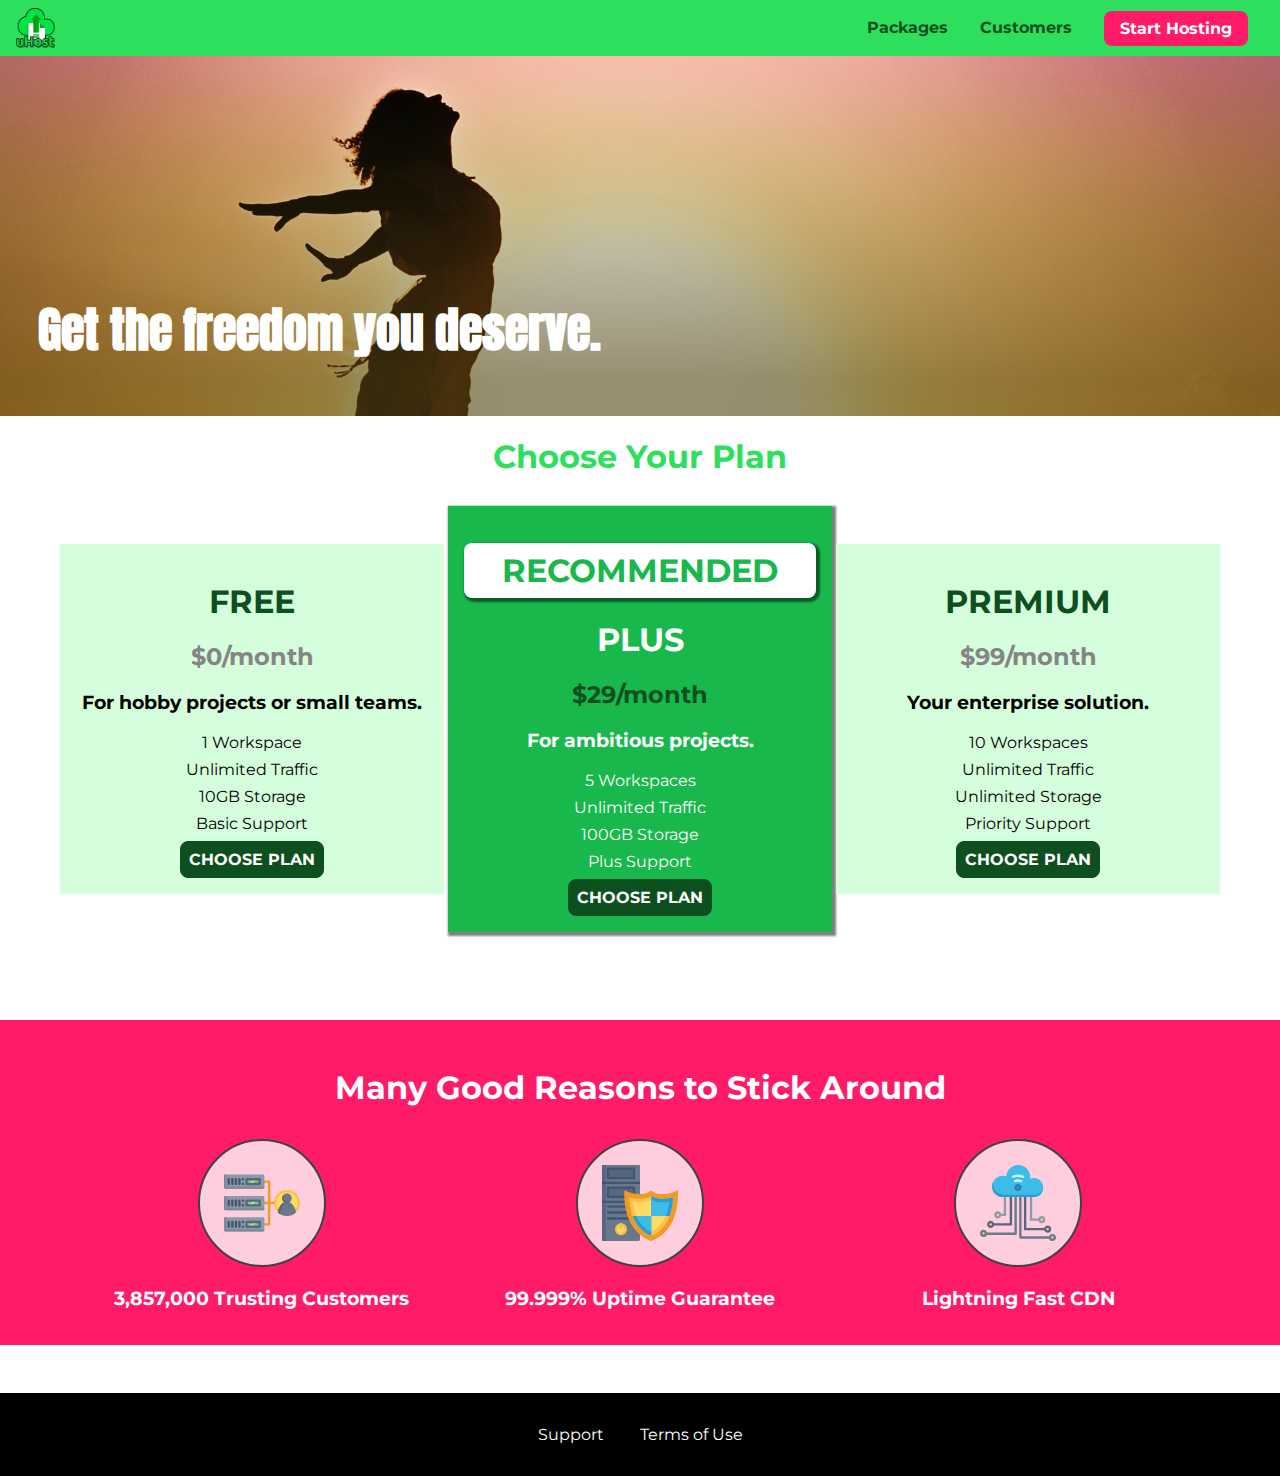
<file: index.html>
<!DOCTYPE html>
<html lang="en">
  <head>
    <meta charset="UTF-8" />
    <meta http-equiv="X-UA-Compatible" content="ie=edge" />
    <meta name="viewport" content="width=device-width,initial-scale=1.0" />
    <title>uHost</title>
    <link rel="shortcut icon" href="favicon.png" />

    <link rel="stylesheet" href="shared.css" />
    <link rel="stylesheet" href="main.css" />
  </head>

  <body>
    <div class="backdrop"></div>
    <div class="modal">
      <h1 class="modal__title">Do you want to continue?</h1>
      <div class="modal__actions">
        <a href="start-hosting/index.html" class="modal__action">Yes!</a>
        <button class="modal__action modal__action--negative" type="button">
          No!
        </button>
      </div>
    </div>
    <header class="main-header">
      <div>
        <button class="toggle-button">
          <span class="toggle-button__bar"></span>
          <span class="toggle-button__bar"></span>
          <span class="toggle-button__bar"></span>
        </button>
        <a href="index.html" class="main-header__brand">
          <img
            src="images/uhost-icon.png"
            alt="uHost - Your favorite hosting company"
          />
        </a>
      </div>
      <nav class="main-nav">
        <ul class="main-nav__items">
          <li class="main-nav__item">
            <a href="packages/index.html">Packages</a>
          </li>
          <li class="main-nav__item">
            <a href="customers/index.html">Customers</a>
          </li>
          <li class="main-nav__item main-nav__item--cta">
            <a href="start-hosting/index.html">Start Hosting</a>
          </li>
        </ul>
      </nav>
    </header>
    <nav class="mobile-nav">
      <ul class="mobile-nav__items">
        <li class="mobile-nav__item">
          <a href="packages/index.html">Packages</a>
        </li>
        <li class="mobile-nav__item">
          <a href="customers/index.html">Customers</a>
        </li>
        <li class="mobile-nav__item mobile-nav__item--cta">
          <a href="start-hosting/index.html">Start Hosting</a>
        </li>
      </ul>
    </nav>
    <main>
      <section id="product-overview">
        <h1>Get the freedom you deserve.</h1>
      </section>
      <section id="plans">
        <h1 class="section-title">Choose Your Plan</h1>
        <div class="plan__list">
          <article class="plan">
            <h1 class="plan__title">FREE</h1>
            <h2 class="plan__price">$0/month</h2>
            <h3>For hobby projects or small teams.</h3>
            <ul class="plan__features">
              <li class="plan__feature">1 Workspace</li>
              <li class="plan__feature">Unlimited Traffic</li>
              <li class="plan__feature">10GB Storage</li>
              <li class="plan__feature">Basic Support</li>
            </ul>
            <div>
              <button class="button">CHOOSE PLAN</button>
            </div>
          </article>
          <article class="plan plan--highlighted">
            <h1 class="plan__annotation">RECOMMENDED</h1>
            <h1 class="plan__title">PLUS</h1>
            <h2 class="plan__price">$29/month</h2>
            <h3>For ambitious projects.</h3>
            <ul class="plan__features">
              <li class="plan__feature">5 Workspaces</li>
              <li class="plan__feature">Unlimited Traffic</li>
              <li class="plan__feature">100GB Storage</li>
              <li class="plan__feature">Plus Support</li>
            </ul>
            <div>
              <button class="button">CHOOSE PLAN</button>
            </div>
          </article>
          <article class="plan">
            <h1 class="plan__title">PREMIUM</h1>
            <h2 class="plan__price">$99/month</h2>
            <h3>Your enterprise solution.</h3>
            <ul class="plan__features">
              <li class="plan__feature">10 Workspaces</li>
              <li class="plan__feature">Unlimited Traffic</li>
              <li class="plan__feature">Unlimited Storage</li>
              <li class="plan__feature">Priority Support</li>
            </ul>
            <div>
              <button class="button">CHOOSE PLAN</button>
            </div>
          </article>
        </div>
      </section>
      <section id="key-features">
        <h1 class="section-title">Many Good Reasons to Stick Around</h1>
        <ul class="key-feature__list">
          <li class="key-feature">
            <div class="key-feature__image">
              <svg viewBox="0 0 512 512">
                <path
                  style="fill:#F09B24;"
                  d="M344,248h-32V112c0-4.418-3.582-8-8-8h-40c-4.418,0-8,3.582-8,8s3.582,8,8,8h32v128h-32  c-4.418,0-8,3.582-8,8s3.582,8,8,8h32v128h-32c-4.418,0-8,3.582-8,8s3.582,8,8,8h40c4.418,0,8-3.582,8-8V264h32c4.418,0,8-3.582,8-8  S348.418,248,344,248z"
                />
                <path
                  style="fill:#8E9AA9;"
                  d="M264,64H8c-4.418,0-8,3.582-8,8v80c0,4.418,3.582,8,8,8h256c4.418,0,8-3.582,8-8V72  C272,67.582,268.418,64,264,64z"
                />
                <path
                  style="fill:#7C899B;"
                  d="M24,144c-4.418,0-8-3.582-8-8V64H8c-4.418,0-8,3.582-8,8v80c0,4.418,3.582,8,8,8h256  c4.418,0,8-3.582,8-8v-8H24z"
                />
                <rect
                  x="152"
                  y="96"
                  style="fill:#B8E3A8;"
                  width="88"
                  height="32"
                />
                <g>
                  <polygon
                    style="fill:#7EC97D;"
                    points="152,96 152,128 166,128 198,96  "
                  />
                  <polygon
                    style="fill:#7EC97D;"
                    points="220,96 188,128 240,128 240,96  "
                  />
                </g>
                <path
                  style="fill:#56677E;"
                  d="M240,136h-88c-4.418,0-8-3.582-8-8V96c0-4.418,3.582-8,8-8h88c4.418,0,8,3.582,8,8v32  C248,132.418,244.418,136,240,136z M160,120h72v-16h-72V120z"
                />
                <g>
                  <path
                    style="fill:#435670;"
                    d="M32,136c-4.418,0-8-3.582-8-8V96c0-4.418,3.582-8,8-8s8,3.582,8,8v32C40,132.418,36.418,136,32,136z   "
                  />
                  <path
                    style="fill:#435670;"
                    d="M56,136c-4.418,0-8-3.582-8-8V96c0-4.418,3.582-8,8-8s8,3.582,8,8v32C64,132.418,60.418,136,56,136z   "
                  />
                  <path
                    style="fill:#435670;"
                    d="M80,136c-4.418,0-8-3.582-8-8V96c0-4.418,3.582-8,8-8s8,3.582,8,8v32C88,132.418,84.418,136,80,136z   "
                  />
                  <path
                    style="fill:#435670;"
                    d="M104,136c-4.418,0-8-3.582-8-8V96c0-4.418,3.582-8,8-8s8,3.582,8,8v32   C112,132.418,108.418,136,104,136z"
                  />
                  <path
                    style="fill:#435670;"
                    d="M128,105c-4.418,0-8-3.582-8-8v-1c0-4.418,3.582-8,8-8s8,3.582,8,8v1   C136,101.418,132.418,105,128,105z"
                  />
                  <path
                    style="fill:#435670;"
                    d="M128,136c-4.418,0-8-3.582-8-8v-1c0-4.418,3.582-8,8-8s8,3.582,8,8v1   C136,132.418,132.418,136,128,136z"
                  />
                </g>
                <path
                  style="fill:#8E9AA9;"
                  d="M264,208H8c-4.418,0-8,3.582-8,8v80c0,4.418,3.582,8,8,8h256c4.418,0,8-3.582,8-8v-80  C272,211.582,268.418,208,264,208z"
                />
                <path
                  style="fill:#7C899B;"
                  d="M24,288c-4.418,0-8-3.582-8-8v-72H8c-4.418,0-8,3.582-8,8v80c0,4.418,3.582,8,8,8h256  c4.418,0,8-3.582,8-8v-8H24z"
                />
                <rect
                  x="152"
                  y="240"
                  style="fill:#B8E3A8;"
                  width="88"
                  height="32"
                />
                <g>
                  <polygon
                    style="fill:#7EC97D;"
                    points="152,240 152,272 166,272 198,240  "
                  />
                  <polygon
                    style="fill:#7EC97D;"
                    points="220,240 188,272 240,272 240,240  "
                  />
                </g>
                <path
                  style="fill:#56677E;"
                  d="M240,280h-88c-4.418,0-8-3.582-8-8v-32c0-4.418,3.582-8,8-8h88c4.418,0,8,3.582,8,8v32  C248,276.418,244.418,280,240,280z M160,264h72v-16h-72V264z"
                />
                <g>
                  <path
                    style="fill:#435670;"
                    d="M32,280c-4.418,0-8-3.582-8-8v-32c0-4.418,3.582-8,8-8s8,3.582,8,8v32C40,276.418,36.418,280,32,280   z"
                  />
                  <path
                    style="fill:#435670;"
                    d="M56,280c-4.418,0-8-3.582-8-8v-32c0-4.418,3.582-8,8-8s8,3.582,8,8v32C64,276.418,60.418,280,56,280   z"
                  />
                  <path
                    style="fill:#435670;"
                    d="M80,280c-4.418,0-8-3.582-8-8v-32c0-4.418,3.582-8,8-8s8,3.582,8,8v32C88,276.418,84.418,280,80,280   z"
                  />
                  <path
                    style="fill:#435670;"
                    d="M104,280c-4.418,0-8-3.582-8-8v-32c0-4.418,3.582-8,8-8s8,3.582,8,8v32   C112,276.418,108.418,280,104,280z"
                  />
                  <path
                    style="fill:#435670;"
                    d="M128,249c-4.418,0-8-3.582-8-8v-1c0-4.418,3.582-8,8-8s8,3.582,8,8v1   C136,245.418,132.418,249,128,249z"
                  />
                  <path
                    style="fill:#435670;"
                    d="M128,280c-4.418,0-8-3.582-8-8v-1c0-4.418,3.582-8,8-8s8,3.582,8,8v1   C136,276.418,132.418,280,128,280z"
                  />
                </g>
                <path
                  style="fill:#8E9AA9;"
                  d="M264,352H8c-4.418,0-8,3.582-8,8v80c0,4.418,3.582,8,8,8h256c4.418,0,8-3.582,8-8v-80  C272,355.582,268.418,352,264,352z"
                />
                <path
                  style="fill:#7C899B;"
                  d="M24,432c-4.418,0-8-3.582-8-8v-72H8c-4.418,0-8,3.582-8,8v80c0,4.418,3.582,8,8,8h256  c4.418,0,8-3.582,8-8v-8H24z"
                />
                <rect
                  x="152"
                  y="384"
                  style="fill:#B8E3A8;"
                  width="88"
                  height="32"
                />
                <g>
                  <polygon
                    style="fill:#7EC97D;"
                    points="152,384 152,416 166,416 198,384  "
                  />
                  <polygon
                    style="fill:#7EC97D;"
                    points="220,384 188,416 240,416 240,384  "
                  />
                </g>
                <path
                  style="fill:#56677E;"
                  d="M240,424h-88c-4.418,0-8-3.582-8-8v-32c0-4.418,3.582-8,8-8h88c4.418,0,8,3.582,8,8v32  C248,420.418,244.418,424,240,424z M160,408h72v-16h-72V408z"
                />
                <g>
                  <path
                    style="fill:#435670;"
                    d="M32,424c-4.418,0-8-3.582-8-8v-32c0-4.418,3.582-8,8-8s8,3.582,8,8v32C40,420.418,36.418,424,32,424   z"
                  />
                  <path
                    style="fill:#435670;"
                    d="M56,424c-4.418,0-8-3.582-8-8v-32c0-4.418,3.582-8,8-8s8,3.582,8,8v32C64,420.418,60.418,424,56,424   z"
                  />
                  <path
                    style="fill:#435670;"
                    d="M80,424c-4.418,0-8-3.582-8-8v-32c0-4.418,3.582-8,8-8s8,3.582,8,8v32C88,420.418,84.418,424,80,424   z"
                  />
                  <path
                    style="fill:#435670;"
                    d="M104,424c-4.418,0-8-3.582-8-8v-32c0-4.418,3.582-8,8-8s8,3.582,8,8v32   C112,420.418,108.418,424,104,424z"
                  />
                  <path
                    style="fill:#435670;"
                    d="M128,393c-4.418,0-8-3.582-8-8v-1c0-4.418,3.582-8,8-8s8,3.582,8,8v1   C136,389.418,132.418,393,128,393z"
                  />
                  <path
                    style="fill:#435670;"
                    d="M128,424c-4.418,0-8-3.582-8-8v-1c0-4.418,3.582-8,8-8s8,3.582,8,8v1   C136,420.418,132.418,424,128,424z"
                  />
                </g>
                <path
                  style="fill:#F7C14D;"
                  d="M424,168c-48.523,0-88,39.477-88,88s39.477,88,88,88s88-39.477,88-88S472.523,168,424,168z"
                />
                <path
                  style="fill:#FFDB66;"
                  d="M424,184c-39.701,0-72,32.299-72,72s32.299,72,72,72s72-32.299,72-72S463.701,184,424,184z"
                />
                <path
                  style="fill:#69788D;"
                  d="M484.893,314.16C476.393,274.588,451.922,248,424,248s-52.393,26.588-60.893,66.16  c-0.605,2.82,0.354,5.749,2.511,7.664C381.731,336.124,402.465,344,424,344s42.269-7.876,58.381-22.176  C484.539,319.909,485.498,316.98,484.893,314.16z"
                />
                <path
                  style="fill:#56677E;"
                  d="M434.053,249.171C430.768,248.403,427.411,248,424,248c-27.922,0-52.393,26.588-60.893,66.16  c-0.605,2.82,0.354,5.749,2.511,7.664c3.383,3.002,6.979,5.703,10.734,8.125C384.904,286.243,407.373,255.378,434.053,249.171z"
                />
                <path
                  style="fill:#69788D;"
                  d="M424,192c-17.645,0-32,14.355-32,32s14.355,32,32,32s32-14.355,32-32S441.645,192,424,192z"
                />
                <path
                  style="fill:#56677E;"
                  d="M432,248c-17.645,0-32-14.355-32-32c0-6.783,2.128-13.076,5.742-18.258  C397.444,203.53,392,213.138,392,224c0,17.645,14.355,32,32,32c10.862,0,20.471-5.444,26.258-13.742  C445.076,245.872,438.783,248,432,248z"
                />
              </svg>
            </div>
            <p class="key-feature__description">3,857,000 Trusting Customers</p>
          </li>
          <li class="key-feature">
            <div class="key-feature__image">
              <svg viewBox="0 0 512 512">
                <path
                  style="fill:#69788D;"
                  d="M248,0H8C3.582,0,0,3.582,0,8v496c0,4.418,3.582,8,8,8h240c4.418,0,8-3.582,8-8V8  C256,3.582,252.418,0,248,0z"
                />
                <path
                  style="fill:#56677E;"
                  d="M24,504V8c0-4.418,3.582-8,8-8H8C3.582,0,0,3.582,0,8v496c0,4.418,3.582,8,8,8h24  C27.582,512,24,508.418,24,504z"
                />
                <g>
                  <rect
                    x="0"
                    y="112"
                    style="fill:#435670;"
                    width="256"
                    height="16"
                  />
                  <rect
                    x="0"
                    y="240"
                    style="fill:#435670;"
                    width="256"
                    height="16"
                  />
                </g>
                <path
                  style="fill:#F7C14D;"
                  d="M128,392c-22.056,0-40,17.944-40,40s17.944,40,40,40s40-17.944,40-40S150.056,392,128,392z"
                />
                <path
                  style="fill:#FFDB66;"
                  d="M128,408c-13.233,0-24,10.767-24,24s10.767,24,24,24s24-10.767,24-24S141.233,408,128,408z"
                />
                <path
                  style="fill:#F7C14D;"
                  d="M128,392c-2.739,0-5.414,0.278-8,0.805V424c0,4.418,3.582,8,8,8c4.418,0,8-3.582,8-8v-31.195  C133.414,392.278,130.739,392,128,392z"
                />
                <g>
                  <path
                    style="fill:#435670;"
                    d="M216,288H40c-4.418,0-8-3.582-8-8s3.582-8,8-8h176c4.418,0,8,3.582,8,8S220.418,288,216,288z"
                  />
                  <path
                    style="fill:#435670;"
                    d="M216,328H40c-4.418,0-8-3.582-8-8s3.582-8,8-8h176c4.418,0,8,3.582,8,8S220.418,328,216,328z"
                  />
                  <path
                    style="fill:#435670;"
                    d="M216,368H40c-4.418,0-8-3.582-8-8s3.582-8,8-8h176c4.418,0,8,3.582,8,8S220.418,368,216,368z"
                  />
                  <path
                    style="fill:#435670;"
                    d="M216,16H40c-4.418,0-8,3.582-8,8v64c0,4.418,3.582,8,8,8h176c4.418,0,8-3.582,8-8V24   C224,19.582,220.418,16,216,16z"
                  />
                </g>
                <rect
                  x="48"
                  y="32"
                  style="fill:#56677E;"
                  width="160"
                  height="48"
                />
                <path
                  style="fill:#435670;"
                  d="M216,144H40c-4.418,0-8,3.582-8,8v64c0,4.418,3.582,8,8,8h176c4.418,0,8-3.582,8-8v-64  C224,147.582,220.418,144,216,144z"
                />
                <rect
                  x="48"
                  y="160"
                  style="fill:#56677E;"
                  width="160"
                  height="48"
                />
                <path
                  style="fill:#F09B24;"
                  d="M511.747,180.237c-0.194-6.537-8.107-10.107-13.135-5.894c-5.6,4.693-42.904,21.282-98.514,21.282  c-33.45,0-64.625-20.999-64.929-21.206c-2.9-1.991-6.764-1.85-9.512,0.346c-2.677,2.135-27.201,20.86-63.793,20.86  c-55.607,0-92.914-16.589-98.515-21.282c-5.028-4.211-12.941-0.645-13.135,5.894c-1.634,54.834,4.655,105.941,18.693,151.903  c12.096,39.604,29.759,74.047,52.497,102.373c27.538,34.304,62.743,59.882,104.66,76.045c3.069,1.918,6.757,1.921,9.83,0  c41.917-16.163,77.122-41.741,104.66-76.045c22.738-28.326,40.401-62.77,52.497-102.373  C507.092,286.179,513.381,235.071,511.747,180.237z"
                />
                <path
                  style="fill:#F7C14D;"
                  d="M476.21,221.226c-1.953-1.631-4.568-2.235-7.036-1.628c-21.686,5.327-44.926,8.028-69.075,8.028  c-25.926,0-49.633-8.975-64.955-16.504c-2.307-1.134-5.016-1.091-7.284,0.116c-14.059,7.477-36.919,16.388-65.994,16.388  c-24.153,0-47.394-2.701-69.075-8.028c-5.155-1.268-10.221,2.966-9.894,8.261c2.077,33.693,7.668,65.635,16.616,94.935  c22.774,74.565,66.139,126.334,128.888,153.868c2.032,0.891,4.397,0.891,6.43,0c61.777-27.107,104.716-78.876,127.62-153.868  c8.948-29.3,14.539-61.241,16.616-94.935C479.224,225.319,478.163,222.856,476.21,221.226z"
                />
                <path
                  style="fill:#FFDB66;"
                  d="M331.609,451.727c-52.604-25.289-89.304-70.987-109.144-135.944  c-6.532-21.39-11.162-44.336-13.82-68.447c17.133,2.852,34.952,4.291,53.22,4.291c29.394,0,53.376-7.793,69.978-15.561  c17.44,7.736,41.656,15.561,68.256,15.561c18.267,0,36.085-1.439,53.219-4.291c-2.659,24.112-7.288,47.06-13.82,68.448  C419.545,381.108,383.27,426.805,331.609,451.727z"
                />
                <g>
                  <path
                    style="fill:#2C9DD4;"
                    d="M479.066,227.858c0.157-2.539-0.903-5.002-2.856-6.633s-4.568-2.235-7.036-1.628   c-21.686,5.327-44.926,8.028-69.075,8.028c-25.926,0-49.633-8.975-64.955-16.504c-1.057-0.52-2.2-0.78-3.345-0.806l-0.072,133.351   h123.601c2.556-6.746,4.933-13.702,7.123-20.874C471.398,293.493,476.989,261.552,479.066,227.858z"
                  />
                  <path
                    style="fill:#2C9DD4;"
                    d="M206.658,343.667c24.153,63.42,65.028,108.108,121.743,132.995c1.031,0.452,2.147,0.673,3.263,0.666   l0.063-133.661H206.658z"
                  />
                </g>
                <g>
                  <path
                    style="fill:#3CBDE8;"
                    d="M439.497,315.783c6.532-21.389,11.161-44.336,13.82-68.448c-17.134,2.852-34.952,4.291-53.219,4.291   c-26.6,0-50.815-7.824-68.256-15.561l-0.116,107.601h97.758C433.179,334.807,436.524,325.518,439.497,315.783z"
                  />
                  <path
                    style="fill:#3CBDE8;"
                    d="M232.523,343.667c21.144,50.298,54.363,86.56,99.087,108.06l0.117-108.06H232.523z"
                  />
                </g>
              </svg>
            </div>
            <p class="key-feature__description">99.999% Uptime Guarantee</p>
          </li>
          <li class="key-feature">
            <div class="key-feature__image">
              <svg viewBox="0 0 512 512">
                <path
                  style="fill:#8E9AA9;"
                  d="M168,200c-4.418,0-8,3.582-8,8v120h-17.376c-3.302-9.311-12.194-16-22.624-16  c-13.234,0-24,10.767-24,24s10.766,24,24,24c10.429,0,19.321-6.689,22.624-16H168c4.418,0,8-3.582,8-8V208  C176,203.582,172.418,200,168,200z"
                />
                <path
                  style="fill:#FFDB66;"
                  d="M120,328c-4.411,0-8,3.589-8,8s3.589,8,8,8s8-3.589,8-8S124.411,328,120,328z"
                />
                <path
                  style="fill:#56677E;"
                  d="M208,200c-4.418,0-8,3.582-8,8v184H94.624C91.322,382.689,82.43,376,72,376  c-13.234,0-24,10.767-24,24s10.766,24,24,24c10.429,0,19.321-6.689,22.624-16H208c4.418,0,8-3.582,8-8V208  C216,203.582,212.418,200,208,200z"
                />
                <path
                  style="fill:#FFDB66;"
                  d="M72,392c-4.411,0-8,3.589-8,8s3.589,8,8,8s8-3.589,8-8S76.411,392,72,392z"
                />
                <path
                  style="fill:#69788D;"
                  d="M240,208c-4.418,0-8,3.582-8,8v239H47.24c-2.671-10.34-12.078-18-23.24-18c-13.234,0-24,10.767-24,24  s10.766,24,24,24c9.666,0,18.009-5.747,21.809-14H240c4.418,0,8-3.582,8-8V216C248,211.582,244.418,208,240,208z"
                />
                <path
                  style="fill:#FFDB66;"
                  d="M24,453c-4.411,0-8,3.589-8,8s3.589,8,8,8s8-3.589,8-8S28.411,453,24,453z"
                />
                <path
                  style="fill:#69788D;"
                  d="M488,464c-10.429,0-19.321,6.689-22.624,16H280V208c0-4.418-3.582-8-8-8s-8,3.582-8,8v280  c0,4.418,3.582,8,8,8h193.376c3.302,9.311,12.194,16,22.624,16c13.234,0,24-10.767,24-24S501.234,464,488,464z"
                />
                <path
                  style="fill:#FFDB66;"
                  d="M488,480c-4.411,0-8,3.589-8,8s3.589,8,8,8s8-3.589,8-8S492.411,480,488,480z"
                />
                <path
                  style="fill:#56677E;"
                  d="M456,408c-10.429,0-19.321,6.689-22.624,16H312V208c0-4.418-3.582-8-8-8s-8,3.582-8,8v224  c0,4.418,3.582,8,8,8h129.376c3.302,9.311,12.194,16,22.624,16c13.234,0,24-10.767,24-24S469.234,408,456,408z"
                />
                <path
                  style="fill:#FFDB66;"
                  d="M456,424c-4.411,0-8,3.589-8,8s3.589,8,8,8s8-3.589,8-8S460.411,424,456,424z"
                />
                <path
                  style="fill:#8E9AA9;"
                  d="M416,344c-10.429,0-19.321,6.689-22.624,16H352V208c0-4.418-3.582-8-8-8s-8,3.582-8,8v160  c0,4.418,3.582,8,8,8h49.376c3.302,9.311,12.194,16,22.624,16c13.234,0,24-10.767,24-24S429.234,344,416,344z"
                />
                <path
                  style="fill:#FFDB66;"
                  d="M416,360c-4.411,0-8,3.589-8,8s3.589,8,8,8s8-3.589,8-8S420.411,360,416,360z"
                />
                <path
                  style="fill:#3CBDE8;"
                  d="M362,88c-8.741,0-17.231,1.751-25.06,5.085C337.646,88.797,338,84.43,338,80  c0-44.112-35.888-80-80-80c-42.823,0-77.895,33.816-79.909,76.149C170.393,73.415,162.244,72,154,72c-39.701,0-72,32.299-72,72  s32.299,72,72,72h208c35.29,0,64-28.71,64-64S397.29,88,362,88z"
                />
                <path
                  style="fill:#2C9DD4;"
                  d="M368,200H160c-39.701,0-72-32.299-72-72c0-5.863,0.721-11.559,2.05-17.019  C84.918,120.88,82,132.102,82,144c0,39.701,32.299,72,72,72h208c30.389,0,55.88-21.296,62.379-49.743  C413.565,186.327,392.352,200,368,200z"
                />
                <path
                  style="fill:#2A7DB5;"
                  d="M256,128c-13.234,0-24,10.767-24,24s10.766,24,24,24c13.233,0,24-10.767,24-24S269.233,128,256,128z"
                />
                <path
                  style="fill:#2C9DD4;"
                  d="M256,144c-4.411,0-8,3.589-8,8s3.589,8,8,8c4.411,0,8-3.589,8-8S260.411,144,256,144z"
                />
                <g>
                  <path
                    style="fill:#C5F1FA;"
                    d="M221.755,87.695c-2.994,0-5.864-1.688-7.233-4.572c-1.894-3.991-0.194-8.763,3.798-10.657   C230.157,66.849,242.834,64,256,64c13.166,0,25.844,2.849,37.68,8.466c3.992,1.895,5.692,6.666,3.798,10.657   s-6.666,5.692-10.657,3.798C277.144,82.328,266.774,80,256,80c-10.774,0-21.144,2.328-30.821,6.921   C224.072,87.446,222.904,87.695,221.755,87.695z"
                  />
                  <path
                    style="fill:#C5F1FA;"
                    d="M276.545,116.618c-1.148,0-2.316-0.249-3.424-0.774C267.745,113.293,261.985,112,256,112   c-5.985,0-11.745,1.293-17.121,3.844c-3.991,1.895-8.763,0.192-10.657-3.798c-1.894-3.992-0.193-8.764,3.798-10.657   C239.557,97.813,247.625,96,256,96c8.376,0,16.444,1.813,23.98,5.389c3.991,1.894,5.692,6.665,3.798,10.657   C282.41,114.93,279.539,116.618,276.545,116.618z"
                  />
                </g>
              </svg>
            </div>
            <p class="key-feature__description">Lightning Fast CDN</p>
          </li>
        </ul>
      </section>
    </main>
    <footer class="main-footer">
      <nav>
        <ul class="main-footer__links">
          <li class="main-footer__link">
            <a href="#">Support</a>
          </li>
          <li class="main-footer__link">
            <a href="#">Terms of Use</a>
          </li>
        </ul>
      </nav>
    </footer>
    <script src="shared.js"></script>
  </body>
</html>
</file>
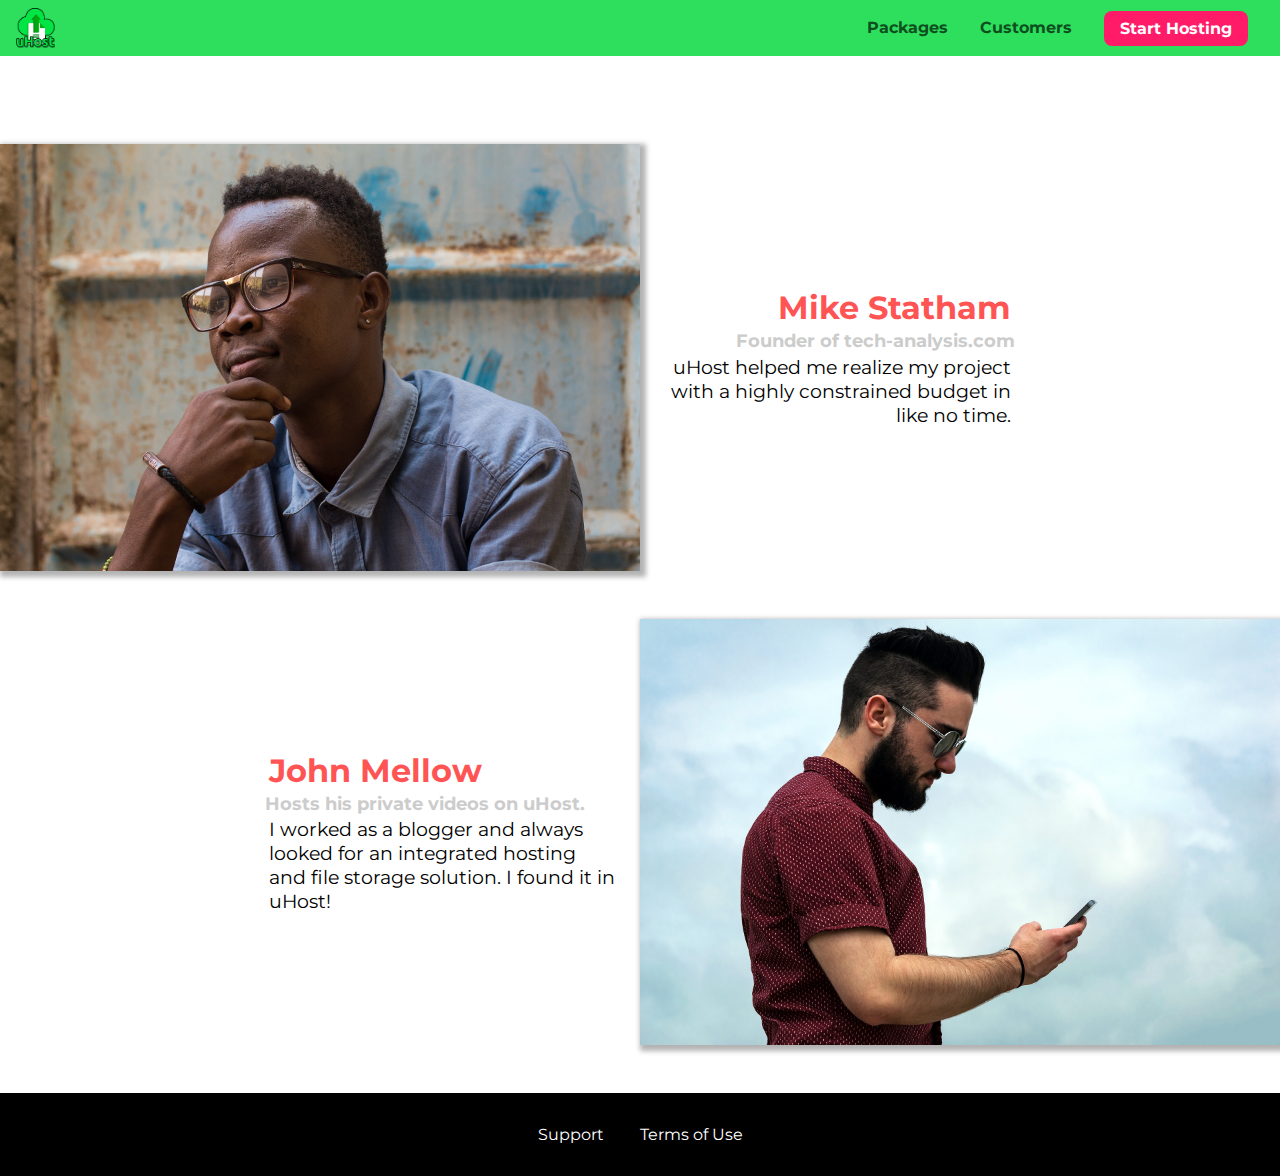
<file: customers/index.html>
<!DOCTYPE html>
<html lang="en">
  <head>
    <meta charset="UTF-8" />
    <meta name="viewport" content="width=device-width, initial-scale=1.0" />
    <meta http-equiv="X-UA-Compatible" content="ie=edge" />
    <meta name="viewport" content="width=device-width,initial-scale=1.0" />

    <title>uHost Customers</title>
    <link rel="shortcut icon" href="../favicon.png" />

    <link rel="stylesheet" href="../shared.css" />
    <link rel="stylesheet" href="customers.css" />
  </head>

  <body>
    <div class="backdrop"></div>
    <header class="main-header">
      <div>
        <button class="toggle-button">
          <span class="toggle-button__bar"></span>
          <span class="toggle-button__bar"></span>
          <span class="toggle-button__bar"></span>
        </button>
        <a href="../index.html" class="main-header__brand">
          <img
            src="../images/uhost-icon.png"
            alt="uHost - Your favorite hosting company"
          />
        </a>
      </div>
      <nav class="main-nav">
        <ul class="main-nav__items">
          <li class="main-nav__item">
            <a href="../packages/index.html">Packages</a>
          </li>
          <li class="main-nav__item">
            <a href="index.html">Customers</a>
          </li>
          <li class="main-nav__item main-nav__item--cta">
            <a href="start-hosting/index.html">Start Hosting</a>
          </li>
        </ul>
      </nav>
    </header>
    <nav class="mobile-nav">
      <ul class="mobile-nav__items">
        <li class="mobile-nav__item">
          <a href="../packages/index.html">Packages</a>
        </li>
        <li class="mobile-nav__item">
          <a href="index.html">Customers</a>
        </li>
        <li class="mobile-nav__item mobile-nav__item--cta">
          <a href="../start-hosting/index.html">Start Hosting</a>
        </li>
      </ul>
    </nav>
    <main>
      <div>
        <div class="testimonial" id="customer-1">
          <div class="testimonial__image-container">
            <img
              src="../images/customer-1.jpg"
              alt="Mike Statham - Customer"
              class="testimonial__image"
            />
          </div>
          <div class="testimonial__info">
            <h1 class="testimonial__name">Mike Statham</h1>
            <h2 class="testimonial__subtitle">
              Founder of
              <a href="tech-analysis.com">tech-analysis.com</a>
            </h2>
            <p class="testimonial__text">
              uHost helped me realize my project with a highly constrained
              budget in like no time.
            </p>
          </div>
        </div>
        <div class="testimonial" id="customer-2">
          <div class="testimonial__info">
            <h1 class="testimonial__name">John Mellow</h1>
            <h2 class="testimonial__subtitle">
              Hosts his private videos on uHost.
            </h2>
            <p class="testimonial__text">
              I worked as a blogger and always looked for an integrated hosting
              and file storage solution. I found it in uHost!
            </p>
          </div>
          <div class="testimonial__image-container">
            <img
              src="../images/customer-2.jpg"
              alt="John Mellow - Customer"
              class="testimonial__image"
            />
          </div>
        </div>
      </div>
    </main>
    <footer class="main-footer">
      <nav>
        <ul class="main-footer__links">
          <li class="main-footer__link">
            <a href="#">Support</a>
          </li>
          <li class="main-footer__link">
            <a href="#">Terms of Use</a>
          </li>
        </ul>
      </nav>
    </footer>
    <script src="../shared.js"></script>
  </body>
</html>
</file>
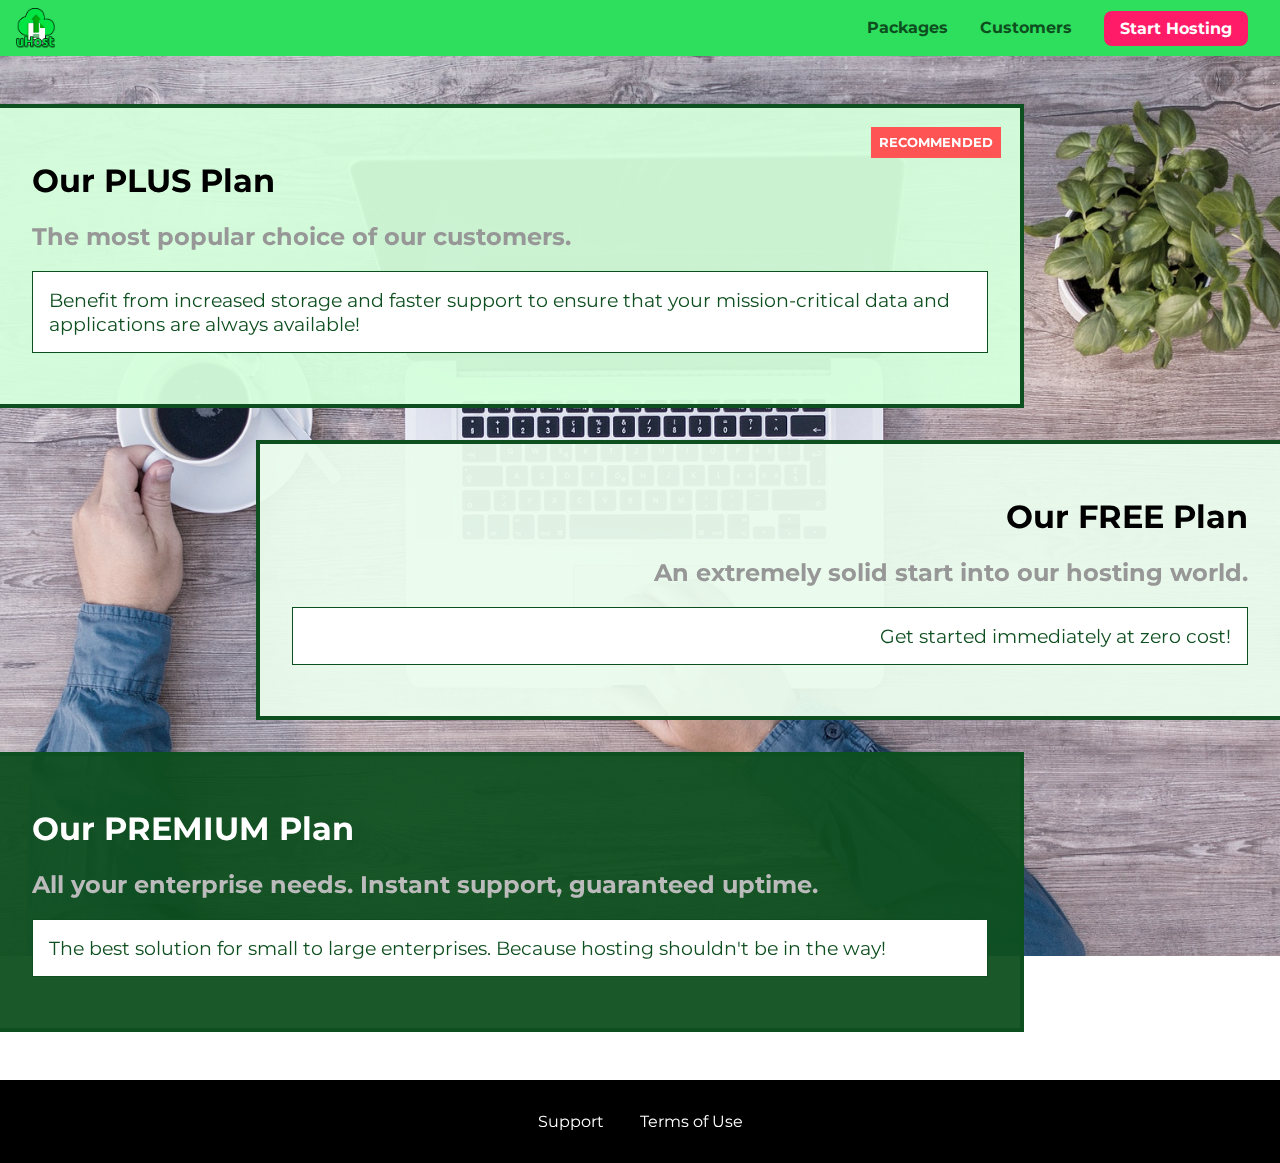
<file: packages/index.html>
<!DOCTYPE html>
<html lang="en">
  <head>
    <meta charset="UTF-8" />
    <meta http-equiv="X-UA-Compatible" content="ie=edge" />
    <meta name="viewport" content="width=device-width,initial-scale=1.0" />

    <title>uHost</title>
    <link rel="shortcut icon" href="../favicon.png" />

    <link rel="stylesheet" href="../shared.css" />
    <link rel="stylesheet" href="packages.css" />
  </head>

  <body>
    <div class="backdrop"></div>
    <div class="background"></div>
    <header class="main-header">
      <div>
        <button class="toggle-button">
          <span class="toggle-button__bar"></span>
          <span class="toggle-button__bar"></span>
          <span class="toggle-button__bar"></span>
        </button>
        <a href="../index.html" class="main-header__brand">
          <img
            src="../images/uhost-icon.png"
            alt="uHost - Your favorite hosting company"
          />
        </a>
      </div>
      <nav class="main-nav">
        <ul class="main-nav__items">
          <li class="main-nav__item">
            <a href="index.html">Packages</a>
          </li>
          <li class="main-nav__item">
            <a href="../customers/index.html">Customers</a>
          </li>
          <li class="main-nav__item main-nav__item--cta">
            <a href="../start-hosting/index.html">Start Hosting</a>
          </li>
        </ul>
      </nav>
    </header>
    <nav class="mobile-nav">
      <ul class="mobile-nav__items">
        <li class="mobile-nav__item">
          <a href="index.html">Packages</a>
        </li>
        <li class="mobile-nav__item">
          <a href="../customers/index.html">Customers</a>
        </li>
        <li class="mobile-nav__item mobile-nav__item--cta">
          <a href="../start-hosting/index.html">Start Hosting</a>
        </li>
      </ul>
    </nav>
    <main>
      <section class="package" id="plus">
        <a href="#">
          <h1 class="package__title">Our PLUS Plan</h1>
          <h2 class="package__badge">RECOMMENDED</h2>
          <h2 class="package__subtitle">
            The most popular choice of our customers.
          </h2>
          <p class="package__info">
            Benefit from increased storage and faster support to ensure that
            your mission-critical data and applications are always available!
          </p>
        </a>
      </section>
      <section class="package" id="free">
        <a href="#">
          <h1 class="package__title">Our FREE Plan</h1>
          <h2 class="package__subtitle">
            An extremely solid start into our hosting world.
          </h2>
          <p class="package__info">Get started immediately at zero cost!</p>
        </a>
      </section>
      <div class="clearfix"></div>
      <section class="package" id="premium">
        <a href="#">
          <h1 class="package__title">Our PREMIUM Plan</h1>
          <h2 class="package__subtitle">
            All your enterprise needs. Instant support, guaranteed uptime.
          </h2>
          <p class="package__info">
            The best solution for small to large enterprises. Because hosting
            shouldn't be in the way!
          </p>
        </a>
      </section>
    </main>
    <footer class="main-footer">
      <nav>
        <ul class="main-footer__links">
          <li class="main-footer__link">
            <a href="#">Support</a>
          </li>
          <li class="main-footer__link">
            <a href="#">Terms of Use</a>
          </li>
        </ul>
      </nav>
    </footer>
    <script src="../shared.js"></script>
  </body>
</html>
</file>
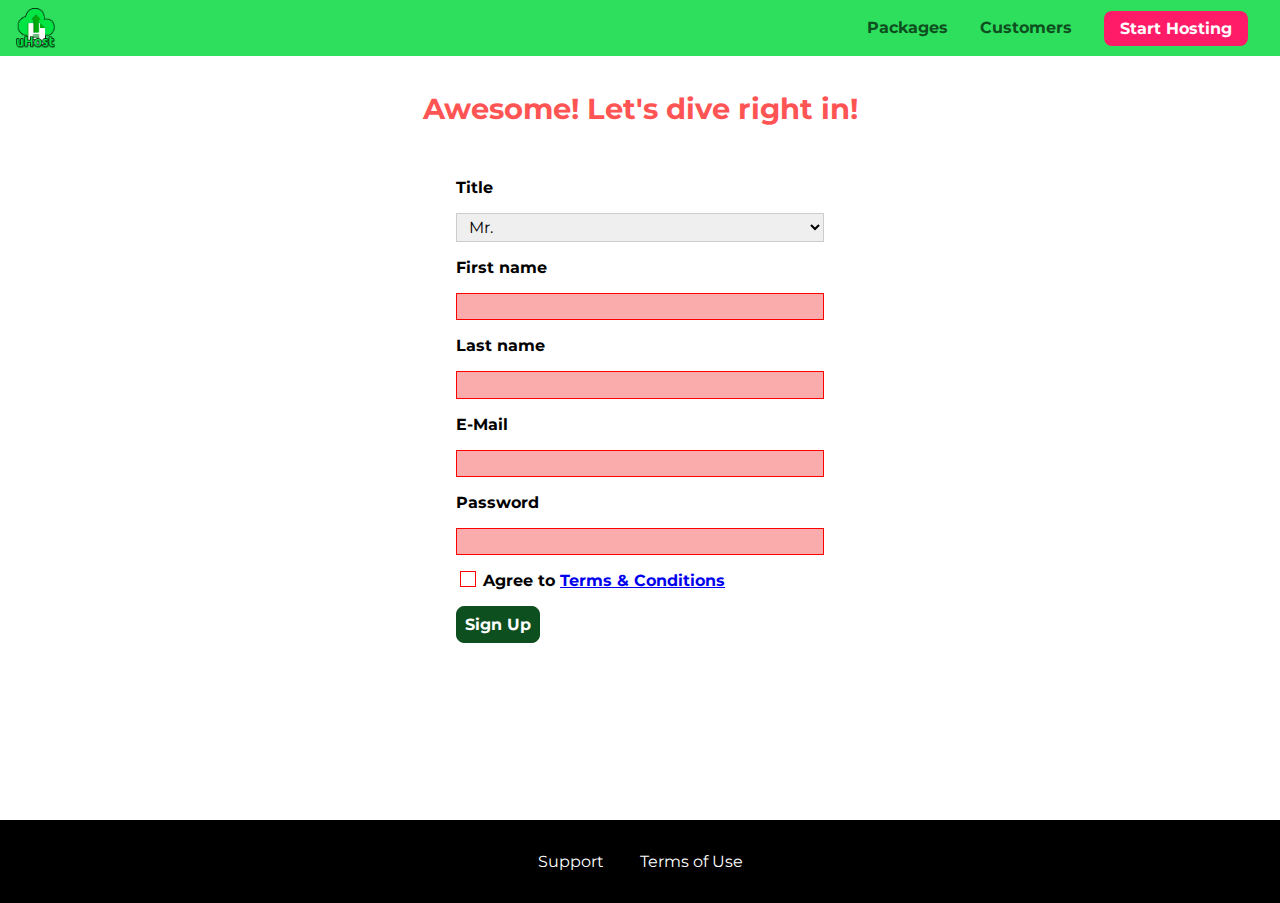
<file: start-hosting/index.html>
<!DOCTYPE html>
<html lang="en">
  <head>
    <meta charset="UTF-8" />
    <meta name="viewport" content="width=device-width, initial-scale=1.0" />
    <meta http-equiv="X-UA-Compatible" content="ie=edge" />
    <title>uHost Signup</title>
    <link rel="shortcut icon" href="../favicon.png" />

    <link rel="stylesheet" href="../shared.css" />
    <link rel="stylesheet" href="start-hosting.css" />
  </head>

  <body>
    <div class="backdrop"></div>
    <header class="main-header">
      <div>
        <button class="toggle-button">
          <span class="toggle-button__bar"></span>
          <span class="toggle-button__bar"></span>
          <span class="toggle-button__bar"></span>
        </button>
        <a href="../index.html" class="main-header__brand">
          <img
            src="../images/uhost-icon.png"
            alt="uHost - Your favorite hosting company"
          />
        </a>
      </div>
      <nav class="main-nav">
        <ul class="main-nav__items">
          <li class="main-nav__item">
            <a href="../packages/index.html">Packages</a>
          </li>
          <li class="main-nav__item">
            <a href="../customers/index.html">Customers</a>
          </li>
          <li class="main-nav__item main-nav__item--cta">
            <a href="index.html">Start Hosting</a>
          </li>
        </ul>
      </nav>
    </header>
    <nav class="mobile-nav">
      <ul class="mobile-nav__items">
        <li class="mobile-nav__item">
          <a href="../packages/index.html">Packages</a>
        </li>
        <li class="mobile-nav__item">
          <a href="../customers/index.html">Customers</a>
        </li>
        <li class="mobile-nav__item mobile-nav__item--cta">
          <a href="index.html">Start Hosting</a>
        </li>
      </ul>
    </nav>
    <main class="signup-page">
      <h1 class="signup-title">Awesome! Let's dive right in!</h1>
      <form action="index.html" class="signup-form">
        <label for="title">Title</label>
        <select id="title">
          <option value="mr">Mr.</option>
          <option value="ms">Ms.</option>
        </select>
        <label for="first-name">First name</label>
        <input type="text" id="first-name" required />
        <label for="last-name">Last name</label>
        <input type="text" id="last-name" required />
        <label for="email">E-Mail</label>
        <input type="email" id="email" required />
        <label for="password">Password</label>
        <input type="password" id="password" required />
        <input type="checkbox" id="agree-terms" required />
        <label for="agree-terms"
          >Agree to
          <a href="#">Terms &amp; Conditions</a>
        </label>
        <button type="submit" class="button">Sign Up</button>
      </form>
    </main>
    <footer class="main-footer">
      <nav>
        <ul class="main-footer__links">
          <li class="main-footer__link">
            <a href="#">Support</a>
          </li>
          <li class="main-footer__link">
            <a href="#">Terms of Use</a>
          </li>
        </ul>
      </nav>
    </footer>
    <script src="../shared.js"></script>
  </body>
</html>
</file>
<file: shared.css>
@import url("https://fonts.googleapis.com/css?family=Roboto:100,400,900");
@import url("https://fonts.googleapis.com/css?family=Anton");
@import url("https://fonts.googleapis.com/css?family=Montserrat:400,700");

* {
  box-sizing: border-box;
}

body {
  font-family: "Montserrat", sans-serif;
  margin: 0;
}

main {
  min-height: calc(100vh - 3.5rem - 8rem);
  margin-top: 3.5rem;
}

.backdrop {
  position: fixed;
  display: none;
  top: 0;
  left: 0;
  z-index: 100;
  width: 100vw;
  height: 100vh;
  background: rgba(0, 0, 0, 0.5);
}

.main-header {
  width: 100%;
  position: fixed;
  top: 0;
  left: 0;
  background: #2ddf5c;
  padding: 0.5rem 1rem;
  z-index: 1;
  display: flex;
  align-items: center;
  justify-content: space-between;
}

.toggle-button {
  width: 3rem;
  background: transparent;
  border: none;
  cursor: pointer;
  padding-top: 0;
  padding-bottom: 0;
  vertical-align: middle;
}

.toggle-button:focus {
  outline: none;
}

.toggle-button__bar {
  width: 100%;
  height: 0.2rem;
  background: black;
  display: block;
  margin: 0.6rem 0;
}

.main-header__brand {
  color: #0e4f1f;
  text-decoration: none;
  font-weight: bold;

  /* width: 22px; */
}

.main-header__brand img {
  height: 2.5rem;
  vertical-align: middle;
  /* width: 100%; */
}

.main-nav {
  display: none;
  /* display: inline-block;
  text-align: right;
  width: calc(100% - 122px);
  vertical-align: middle; */
}

.main-nav__items {
  margin: 0;
  padding: 0;
  list-style: none;
  display: flex;
}

.main-nav__item {
  display: inline-block;
  margin: 0 1rem;
}

.main-nav__item a,
.mobile-nav__item a {
  text-decoration: none;
  color: #0e4f1f;
  font-weight: bold;
  padding: 0.2rem 0;
}

.main-nav__item a:hover,
.main-nav__item a:active {
  color: white;
  border-bottom: 5px solid white;
}

.main-nav__item--cta a,
.mobile-nav__item--cta a {
  color: white;
  background: #ff1b68;
  padding: 0.5rem 1rem;
  border-radius: 8px;
}

.main-nav__item--cta a:hover,
.main-nav__item--cta a:active,
.mobile-nav__item--cta a:hover,
.mobile-nav__item--cta a:active {
  color: #ff1b68;
  background: white;
  border: none;
}

@media (min-width: 40rem) {
  .toggle-button {
    display: none;
  }

  .main-nav {
    /* display: inline-block;
    text-align: right;
    width: calc(100% - 44px);
    vertical-align: middle; */
    display: flex;
  }
}

.main-footer {
  background: black;
  padding: 2rem;
  margin-top: 3rem;
}

.main-footer__links {
  list-style: none;
  margin: 0;
  padding: 0;
  text-align: center;
}

.main-footer__link {
  display: inline-block;
  margin: 0 1rem;
}

.main-footer__link a {
  color: white;
  text-decoration: none;
}

.main-footer__link a:hover,
.main-footer__link a:active {
  color: #ccc;
}

.button {
  background: #0e4f1f;
  color: white;
  font: inherit;
  border: 1.5px solid #0e4f1f;
  padding: 0.5rem;
  border-radius: 8px;
  font-weight: bold;
  cursor: pointer;
}

.button:hover,
.button:active {
  background: white;
  color: #0e4f1f;
}

.button:focus {
  outline: none;
}

.button[disabled] {
  cursor: not-allowed;
  border: #a1a1a1;
  background: #ccc;
  color: #a1a1a1;
}

.mobile-nav {
  display: none;
  position: fixed;
  z-index: 101;
  top: 0;
  left: 0;
  background: white;
  width: 80%;
  height: 100vh;
}

.mobile-nav__items {
  width: 90%;
  height: 100%;
  list-style: none;
  margin: 10% auto;
  padding: 0;
  text-align: center;
}

.mobile-nav__item {
  margin: 1rem 0;
}

.mobile-nav__item a {
  font-size: 1.5rem;
}

.open {
  display: block !important;
}
</file>
<file: main.css>
#product-overview {
  background: linear-gradient(to top, rgba(80, 68, 18, 0.6) 10%, transparent),
    url("images/freedom.jpg") center/ cover border-box, #ff1b68;
  /* background-image: url("freedom.jpg");
    background-size: cover;
    background-position: left 10% bottom 20%; */
  /* background-repeat: no-repeat;
    background-origin: border-box;
    background-clip: border-box; */
  /* background-image: linear-gradient(180deg, red, transparent); */
  /* background-image: radial-gradient(
    ellipse 20px 30px at 20% 50%,
    red,
    blue,
    green
  ); */
  width: 100vw;
  height: 33vh;

  position: relative;
  /* border: 5px dashed red; */
}

#product-overview h1 {
  color: white;
  font-family: "Anton", sans-serif;
  position: absolute;
  bottom: 5%;
  left: 3%;
  font-size: 1.6rem;
}

.section-title {
  color: #2ddf5c;
  text-align: center;
}

@media (min-width: 40rem) and (min-height: 40rem) {
  #product-overview {
    height: 40vh;
    background-position: 50% 25%;
  }
  #product-overview h1 {
    font-size: 3rem;
  }
}

.plan {
  background: #d5ffdc;
  text-align: center;
  padding: 1rem;
  margin: 0.5rem 0;
  width: 100%;
}

.plan--highlighted {
  background: #19b84c;
  color: white;
}

.plan__annotation {
  background: white;
  color: #19b84c;
  padding: 0.5rem;
  box-shadow: 2px 2px 2px 2px rgba(0, 0, 0, 0.5);
  border-radius: 8px;
}

.plan__title {
  color: #0e4f1f;
}

.plan__price {
  color: #858585;
}

.plan--highlighted .plan__title {
  color: white;
}

.plan--highlighted .plan__price {
  color: #0e4f1f;
}

.plan__features {
  list-style: none;
  margin: 0;
  padding: 0;
}

.plan__feature {
  margin: 0.5rem 0;
}

@media (min-width: 40rem) {
  .plan__list {
    width: 100%;
    text-align: center;
  }
  .plan {
    display: inline-block;
    width: 30%;
    vertical-align: middle;
    min-width: 13rem;
    max-width: 25rem;
  }

  .plan--highlighted {
    box-shadow: 2px 2px 2px 2px rgba(0, 0, 0, 0.5);
  }
}

#key-features {
  background: #ff1b68;
  margin-top: 5rem;
  padding: 1rem;
}

#key-features .section-title {
  color: white;
  margin: 2rem;
}

.key-feature__list {
  list-style: none;
  margin: 0;
  padding: 0;
  text-align: center;
}

.key-feature__image {
  background: #ffcede;
  width: 128px;
  height: 128px;
  border: 2px solid #424242;
  border-radius: 50%;
  margin: auto;
  padding: 1.5rem;
}

.key-feature__description {
  text-align: center;
  font-weight: bold;
  color: white;
  font-size: 1.2rem;
}

@media (min-width: 40rem) {
  .key-feature {
    display: inline-block;
    width: 30%;
    vertical-align: top;
    max-width: 25rem;
  }
}

/* h1 {
    font-family: sans-serif;
} */

.modal {
  position: fixed;
  display: none;
  z-index: 200;
  top: 20%;
  left: 30%;
  width: 40%;
  background: white;
  padding: 1rem;
  border: 1px solid #ccc;
  box-shadow: 1px 1px 1px rgba(0, 0, 0, 0.5);
}

.modal__title {
  text-align: center;
  margin: 0 0 1rem 0;
}

.modal__actions {
  text-align: center;
}

.modal__action {
  border: 1px solid #0e4f1f;
  background: #0e4f1f;
  text-decoration: none;
  color: white;
  font: inherit;
  padding: 0.5rem 1rem;
  cursor: pointer;
}

.modal__action:hover,
.modal__action:active {
  background: #2ddf5c;
  border-color: #2ddf5c;
}

.modal__action--negative {
  background: red;
  border-color: red;
}

.modal__action--negative:hover,
.modal__action--negative:active {
  background: #ff5454;
  border-color: #ff5454;
}
</file>
<file: customers/customers.css>
main {
  padding-top: 2.5rem;
}

.testimonial {
  font-size: 1.2rem;
}

/* .testimonial__list {
  width: 80%;
  margin: auto;
} */

.testimonial__image-container {
  width: 100%;
  max-width: 40rem;
  box-shadow: 3px 3px 5px 3px rgba(0, 0, 0, 0.3);
}

.testimonial__image {
  vertical-align: top;
  width: 100%;
}
.testimonial__info {
  text-align: right;
  padding: 0.9rem;
}

#customer-2.testimonial {
  text-align: right;
}

#customer-2 .testimonial__info {
  text-align: left;
}

.testimonial__name {
  margin: 0.2rem;
  color: #ff5454;
  font-size: 2rem;
}

.testimonial__subtitle {
  margin: 0;
  font-size: 1.1rem;
  color: #ccc;
}

.testimonial__subtitle a {
  color: inherit;
  text-decoration: none;
}

.testimonial__subtitle a:hover,
.testimonial__subtitle a:active {
  color: #7a7a7a;
}

.testimonial__text {
  margin: 0.2rem;
}

@media (min-width: 40rem) {
  .testimonial {
    margin: 3rem auto;
    max-width: 1500px;
  }

  .testimonial__image-container {
    display: inline-block;
    vertical-align: middle;
    width: 66%;
  }

  .testimonial__info {
    display: inline-block;
    vertical-align: middle;
    width: 30%;
  }
}
</file>
<file: packages/packages.css>
@font-face {
  font-family: "AnonymousPro";
  src: url("anonymousPro-Regular.ttf");
}

@font-face {
  font-family: "AnonymousPro";
  src: url("anonymousPro-Bold.ttf");
  font-weight: 700;
}

main {
  padding-top: 2rem;
}

.background {
  background: url("../images/plans-background.jpg") center/cover;
  filter: grayscale(40%);
  width: 100vw;
  height: 100vh;
  position: fixed;
  z-index: -1;
}

.package {
  width: 80%;
  margin: 1rem 0;
  border: 4px solid #0e4f1f;
  border-left: none;
  position: relative;
}

.package:hover,
.package:active {
  box-shadow: 2px 2px 4px rgba(0, 0, 0, 0.5);
  border-color: #ff5454;
  /* border-color: #ff5454 !important; */
}

.package a {
  text-decoration: none;
  color: inherit;
  display: block;
  padding: 2rem;
}

.package__badge {
  position: absolute;
  top: 0;
  right: 0;
  margin: 1.2rem;
  font-size: 0.8rem;
  color: white;
  background: #ff5454;
  padding: 0.5rem;
}

.package__subtitle {
  color: #979797;
}

.package__info {
  padding: 1rem;
  border: 1px solid #0e4f1f;
  color: #0e4f1f;
  background: white;
  font-size: 1.2rem;
  /*font-style font-variant font-weight font-size/line-height font-family*/
}

.clearfix {
  clear: both;
}

#plus {
  background: rgba(213, 255, 220, 0.95);
}

#free {
  background: rgba(234, 252, 237, 0.95);
  float: right;
  border-right: none;
  border-left: 4px solid #0e4f1f;
  text-align: right;
}

#free:hover,
#free:active {
  border-left-color: #ff5454;
}

#premium {
  background: rgba(14, 79, 31, 0.95);
}

#premium .package__title {
  color: white;
}

#premium .package__subtitle {
  color: #bbb;
}

@media (min-width: 40rem) {
  main {
    max-width: 1500px;
    margin-left: auto;
    margin-right: auto;
  }
}

@media (min-width: 1500px) {
  .package {
    border-left: 4px solid #0e4f1f;
  }

  #free {
    border-right: 4px solid #0e4f1f;
  }

  #free:hover,
  #free:active {
    border-right-color: #ff5454;
  }
}
</file>
<file: start-hosting/start-hosting.css>
main {
  padding-top: 1rem;
}

.signup-title {
  text-align: center;
  font-size: 1.8rem;
  color: #ff5454;
}

.signup-form {
  padding: 1rem;
}

.signup-form label {
  font-weight: bold;
}
.signup-form label,
.signup-form input,
.signup-form select {
  display: block;
  margin-top: 1rem;
  width: 100%;
}

.signup-form input[id*="terms"],
.signup-form input[id*="terms"] + label {
  display: inline-block;
  width: auto;
  vertical-align: bottom;
}

.signup-form input:not([type="checkbox"]),
.signup-form select {
  border: 1px solid #ccc;
  padding: 0.2rem 0.5rem;
  font: inherit;
}

.signup-form input:focus,
.signup-form select:focus {
  outline: none;
  background: #d8f3df;
  border-color: #2ddf5c;
}

.signup-form input[type="checkbox"] {
  border: 1px solid #ccc;
  background: white;
  width: 1rem;
  height: 1rem;
  -webkit-appearance: none;
  -moz-appearance: none;
  appearance: none;
}

.signup-form input[type="checkbox"]:checked {
  background: #2ddf5c;
  border: #0e4f1f;
}

.signup-form input.invalid,
.signup-form select.invalid,
.signup-form :invalid {
  border-color: red !important;
  background: #faacac;
}

.signup-form button[type="submit"] {
  display: block;
  margin-top: 1rem;
}

@media (min-width: 40rem) {
  .signup-form {
    margin: auto;
    width: 25rem;
  }
}
</file>
